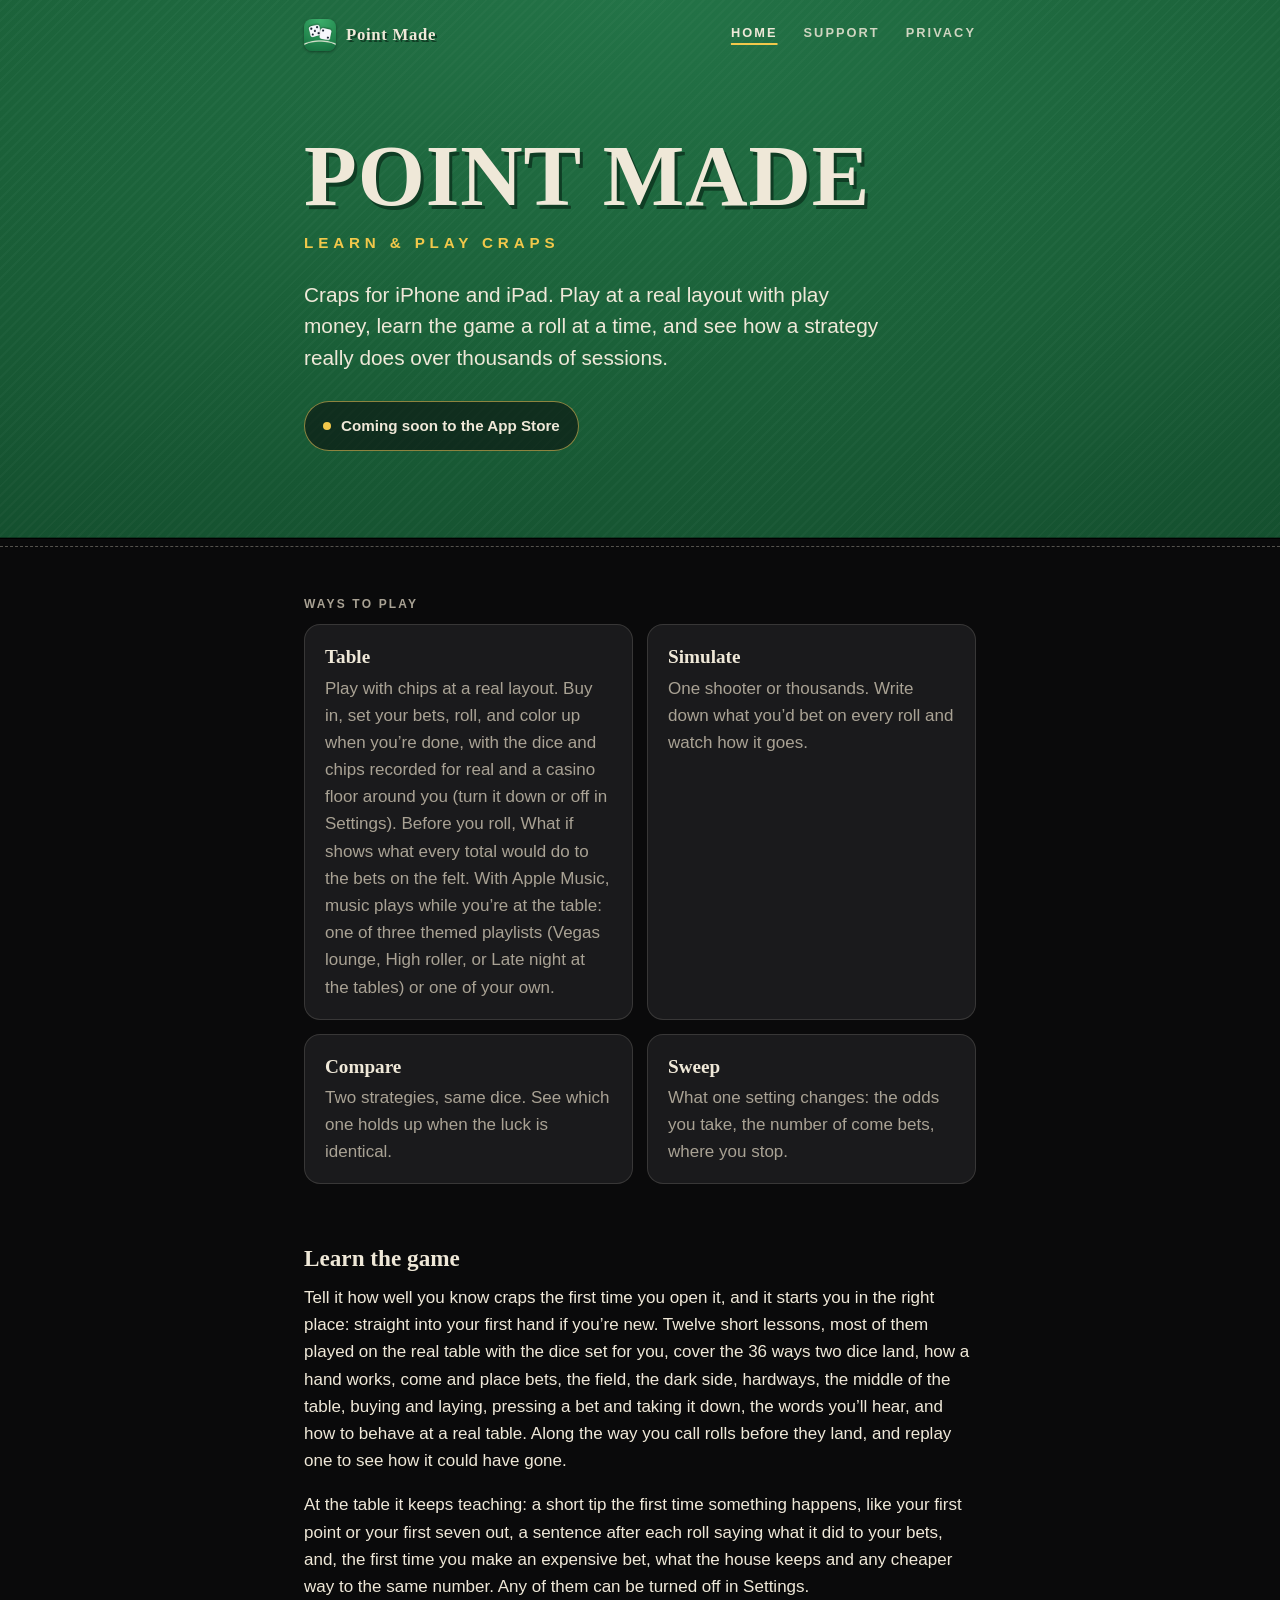
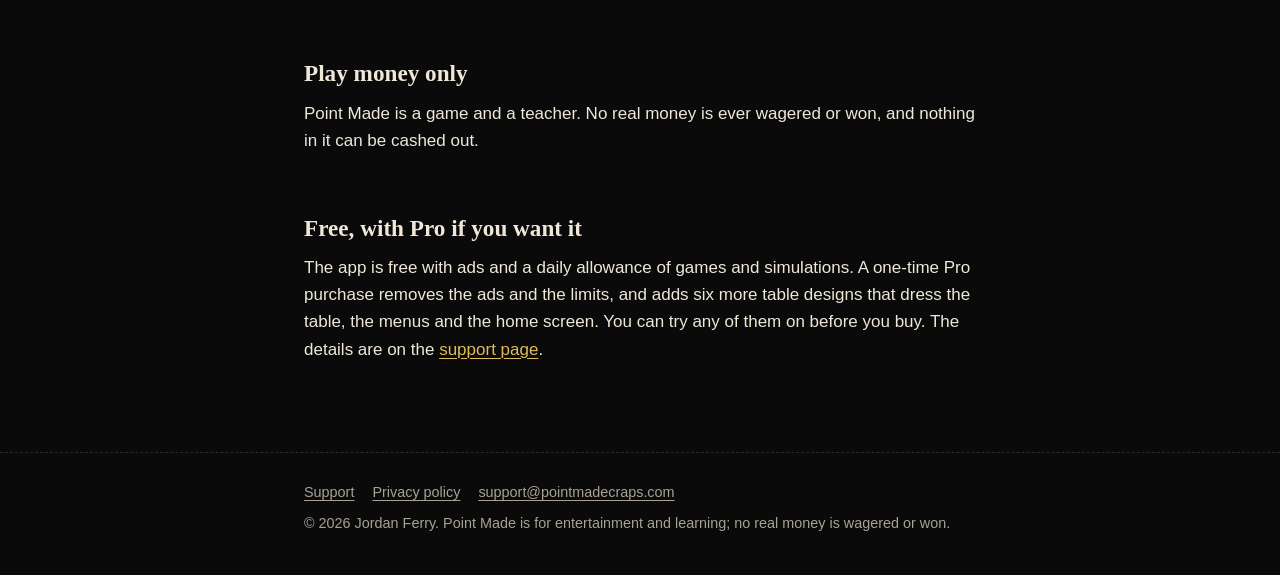
<file: index.html>
<!doctype html>
<html lang="en">
<head>
  <meta charset="utf-8">
  <meta name="viewport" content="width=device-width, initial-scale=1, viewport-fit=cover">
  <title>Point Made: Learn &amp; Play Craps</title>
  <meta name="description" content="Point Made is craps for iPhone and iPad: play at a real layout with play money, learn the game a roll at a time, and test strategies over thousands of sessions.">
  <meta name="theme-color" content="#1b6139">
  <link rel="icon" href="/images/icon-32.png" sizes="32x32" type="image/png">
  <link rel="apple-touch-icon" href="/images/icon-180.png">
  <link rel="stylesheet" href="/styles.css">
  <meta property="og:title" content="Point Made: Learn &amp; Play Craps">
  <meta property="og:description" content="Craps for iPhone and iPad: play, learn, and test strategies. No real money.">
  <meta property="og:image" content="https://pointmadecraps.com/images/icon-512.png">
  <meta property="og:url" content="https://pointmadecraps.com/">
</head>
<body>
  <a class="skip" href="#main">Skip to content</a>

  <header class="felt">
    <div class="bar">
      <a class="mark" href="/"><img src="/images/icon-180.png" alt="" width="32" height="32"><span>Point Made</span></a>
      <nav aria-label="Site">
        <ul>
          <li><a href="/" aria-current="page">Home</a></li>
          <li><a href="/support/">Support</a></li>
          <li><a href="/privacy/">Privacy</a></li>
        </ul>
      </nav>
    </div>
    <div class="hero">
      <h1 class="wordmark">POINT MADE</h1>
      <p class="tagline">Learn &amp; Play Craps</p>
      <p class="lead">Craps for iPhone and iPad. Play at a real layout with play money, learn the game a roll at a time, and see how a strategy really does over thousands of sessions.</p>
      <p class="plate"><span class="dot" aria-hidden="true"></span>Coming soon to the App Store</p>
    </div>
  </header>

  <main id="main">
    <div class="column">
      <p class="eyebrow">Ways to play</p>
      <ul class="modes">
        <li>
          <h3>Table</h3>
          <p>Play with chips at a real layout. Buy in, set your bets, roll, and color up when you’re done, with the dice and chips recorded for real and a casino floor around you (turn it down or off in Settings). Before you roll, What if shows what every total would do to the bets on the felt. With Apple Music, music plays while you’re at the table: one of three themed playlists (Vegas lounge, High roller, or Late night at the tables) or one of your own.</p>
        </li>
        <li>
          <h3>Simulate</h3>
          <p>One shooter or thousands. Write down what you’d bet on every roll and watch how it goes.</p>
        </li>
        <li>
          <h3>Compare</h3>
          <p>Two strategies, same dice. See which one holds up when the luck is identical.</p>
        </li>
        <li>
          <h3>Sweep</h3>
          <p>What one setting changes: the odds you take, the number of come bets, where you stop.</p>
        </li>
      </ul>

      <h2>Learn the game</h2>
      <p>Tell it how well you know craps the first time you open it, and it starts you in the right place: straight into your first hand if you’re new. Twelve short lessons, most of them played on the real table with the dice set for you, cover the 36 ways two dice land, how a hand works, come and place bets, the field, the dark side, hardways, the middle of the table, buying and laying, pressing a bet and taking it down, the words you’ll hear, and how to behave at a real table. Along the way you call rolls before they land, and replay one to see how it could have gone.</p>
      <p>At the table it keeps teaching: a short tip the first time something happens, like your first point or your first seven out, a sentence after each roll saying what it did to your bets, and, the first time you make an expensive bet, what the house keeps and any cheaper way to the same number. Any of them can be turned off in Settings.</p>

      <h2>Play money only</h2>
      <p>Point Made is a game and a teacher. No real money is ever wagered or won, and nothing in it can be cashed out.</p>

      <h2>Free, with Pro if you want it</h2>
      <p>The app is free with ads and a daily allowance of games and simulations. A one-time Pro purchase removes the ads and the limits, and adds six more table designs that dress the table, the menus and the home screen. You can try any of them on before you buy. The details are on the <a href="/support/">support page</a>.</p>
    </div>
  </main>

  <footer>
    <div class="column">
      <p class="links"><a href="/support/">Support</a><a href="/privacy/">Privacy policy</a><a href="mailto:support@pointmadecraps.com">support@pointmadecraps.com</a></p>
      <p>© 2026 Jordan Ferry. Point Made is for entertainment and learning; no real money is wagered or won.</p>
    </div>
  </footer>
</body>
</html>
</file>
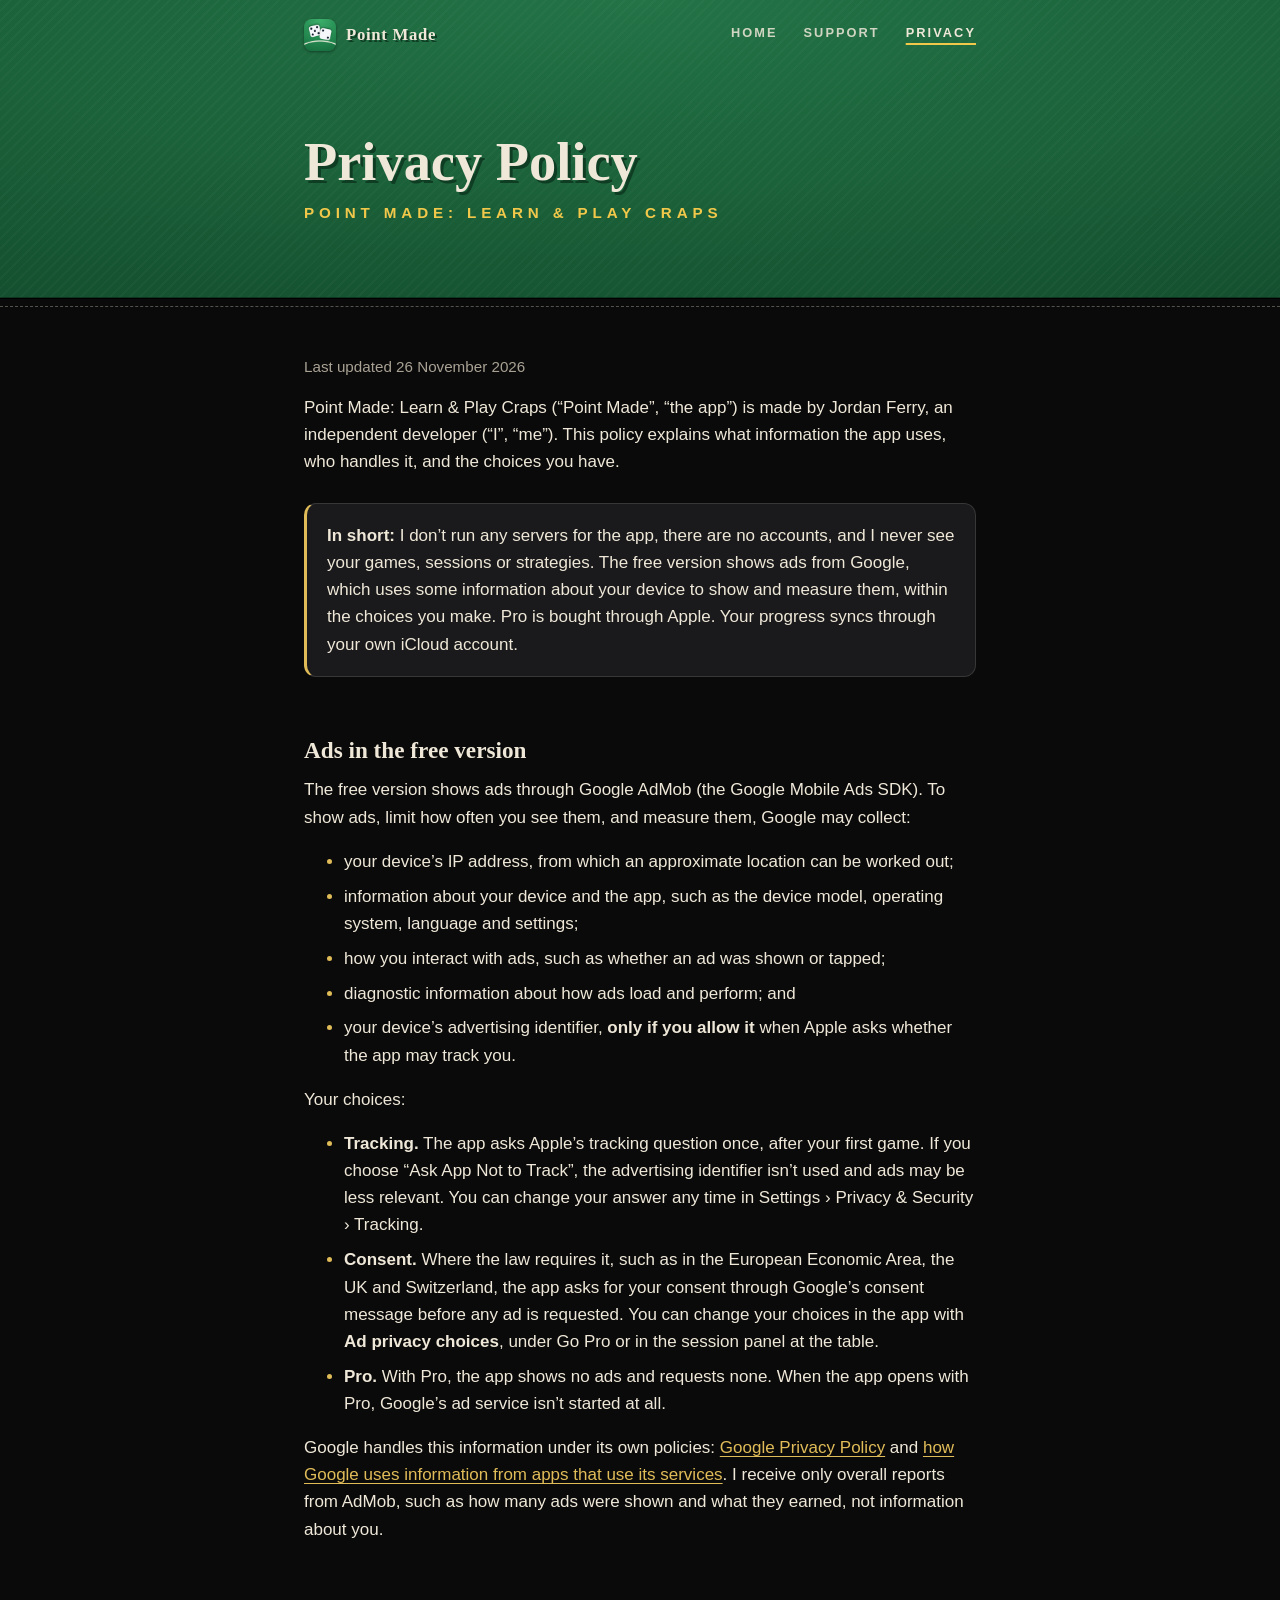
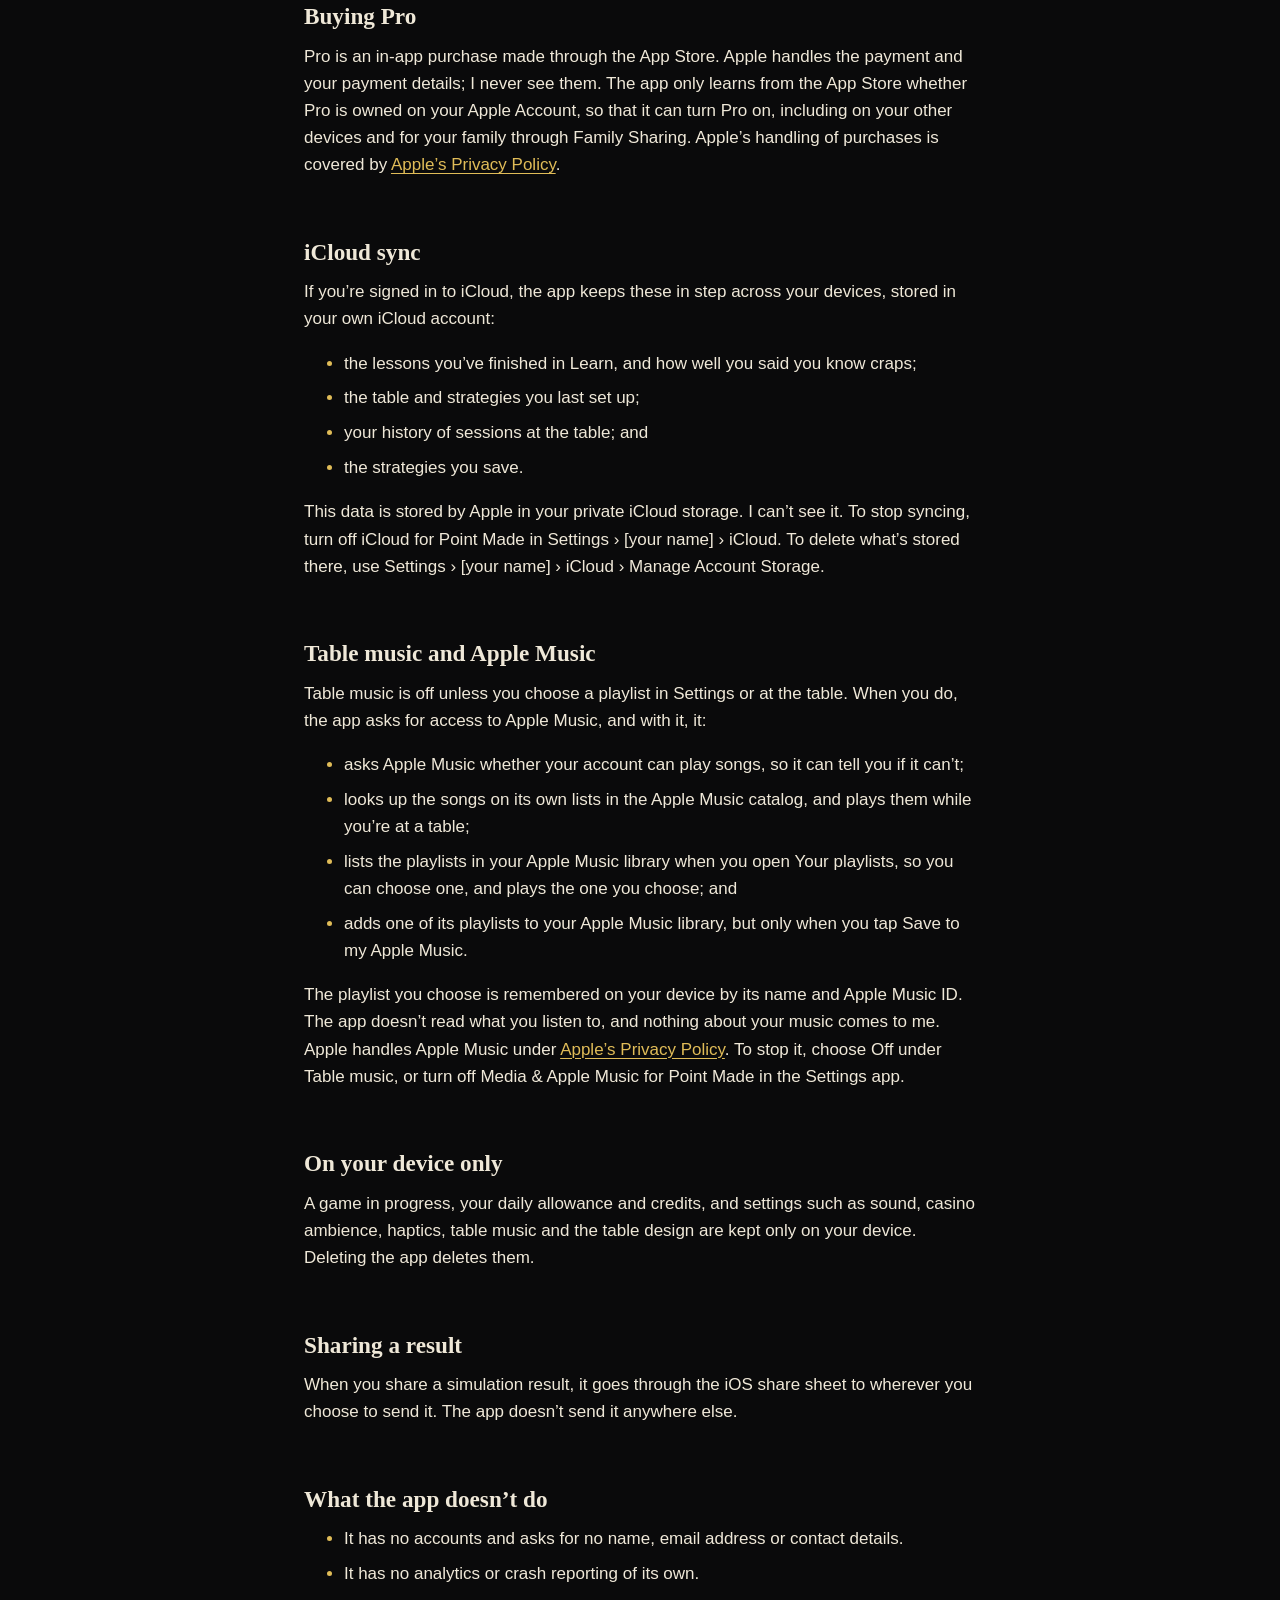
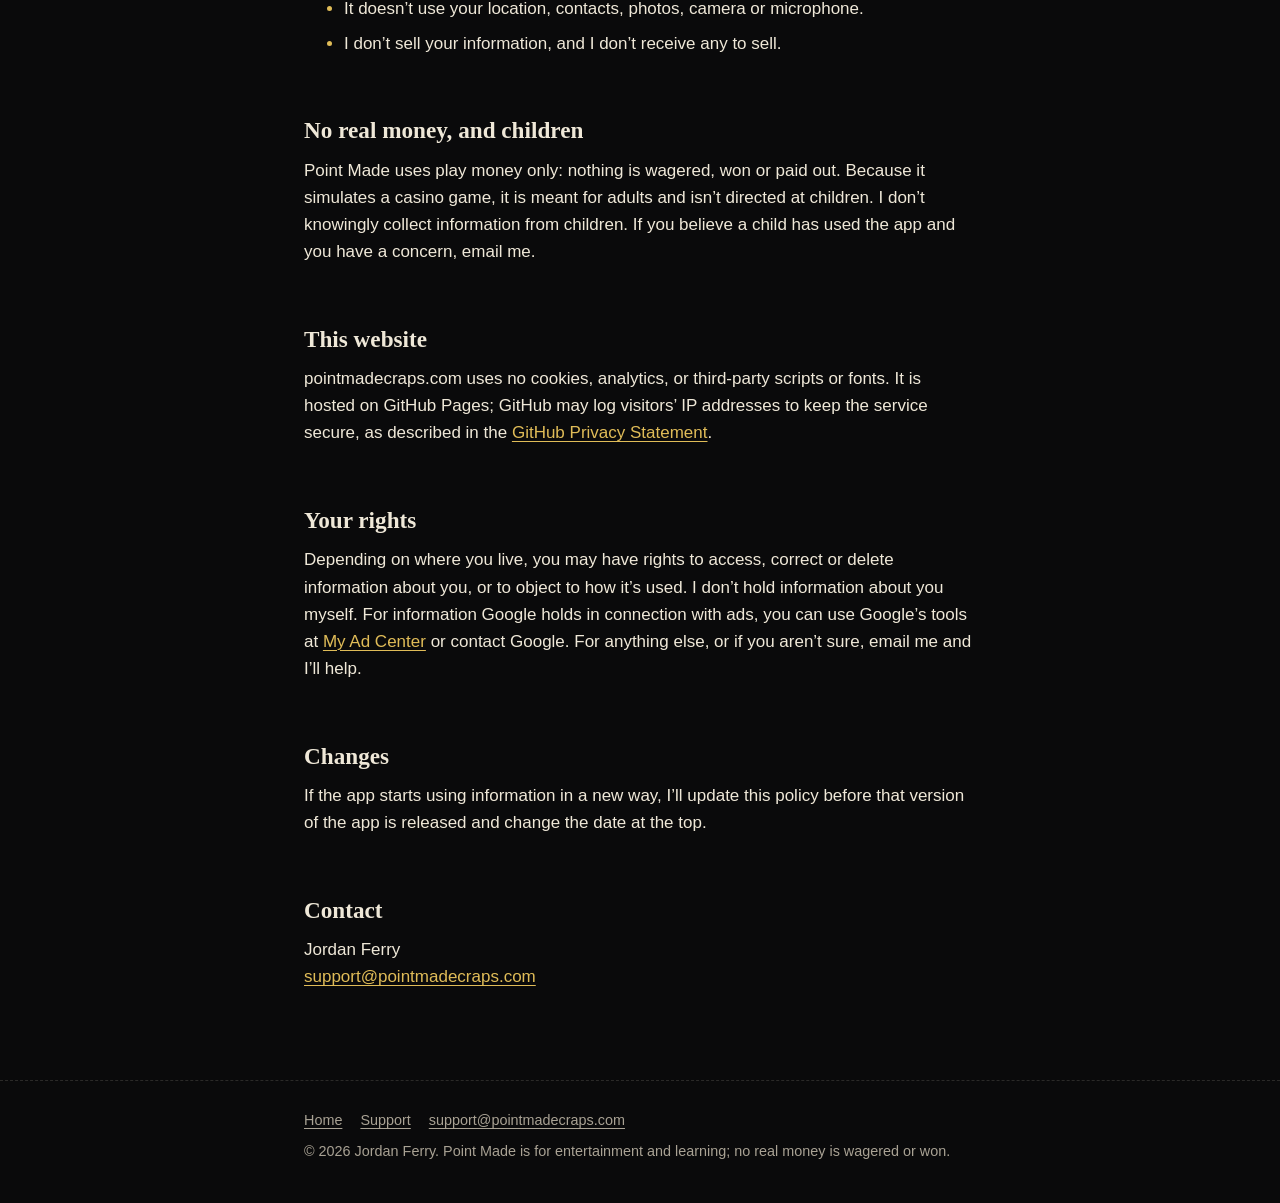
<file: privacy/index.html>
<!doctype html>
<html lang="en">
<head>
  <meta charset="utf-8">
  <meta name="viewport" content="width=device-width, initial-scale=1, viewport-fit=cover">
  <title>Privacy Policy · Point Made</title>
  <meta name="description" content="How Point Made: Learn &amp; Play Craps handles your information: ads from Google in the free version, the Pro purchase through the App Store, and sync through your own iCloud.">
  <meta name="theme-color" content="#1b6139">
  <link rel="icon" href="/images/icon-32.png" sizes="32x32" type="image/png">
  <link rel="apple-touch-icon" href="/images/icon-180.png">
  <link rel="stylesheet" href="/styles.css">
</head>
<body>
  <a class="skip" href="#main">Skip to content</a>

  <header class="felt">
    <div class="bar">
      <a class="mark" href="/"><img src="/images/icon-180.png" alt="" width="32" height="32"><span>Point Made</span></a>
      <nav aria-label="Site">
        <ul>
          <li><a href="/">Home</a></li>
          <li><a href="/support/">Support</a></li>
          <li><a href="/privacy/" aria-current="page">Privacy</a></li>
        </ul>
      </nav>
    </div>
    <div class="hero">
      <h1 class="page-title">Privacy Policy</h1>
      <p class="tagline">Point Made: Learn &amp; Play Craps</p>
    </div>
  </header>

  <main id="main">
    <div class="column">
      <p class="updated">Last updated 26 November 2026</p>

      <p>Point Made: Learn &amp; Play Craps (“Point Made”, “the app”) is made by Jordan Ferry, an independent developer (“I”, “me”). This policy explains what information the app uses, who handles it, and the choices you have.</p>

      <div class="note">
        <p><strong>In short:</strong> I don’t run any servers for the app, there are no accounts, and I never see your games, sessions or strategies. The free version shows ads from Google, which uses some information about your device to show and measure them, within the choices you make. Pro is bought through Apple. Your progress syncs through your own iCloud account.</p>
      </div>

      <h2>Ads in the free version</h2>
      <p>The free version shows ads through Google AdMob (the Google Mobile Ads SDK). To show ads, limit how often you see them, and measure them, Google may collect:</p>
      <ul>
        <li>your device’s IP address, from which an approximate location can be worked out;</li>
        <li>information about your device and the app, such as the device model, operating system, language and settings;</li>
        <li>how you interact with ads, such as whether an ad was shown or tapped;</li>
        <li>diagnostic information about how ads load and perform; and</li>
        <li>your device’s advertising identifier, <strong>only if you allow it</strong> when Apple asks whether the app may track you.</li>
      </ul>
      <p>Your choices:</p>
      <ul>
        <li><strong>Tracking.</strong> The app asks Apple’s tracking question once, after your first game. If you choose “Ask App Not to Track”, the advertising identifier isn’t used and ads may be less relevant. You can change your answer any time in Settings › Privacy &amp; Security › Tracking.</li>
        <li><strong>Consent.</strong> Where the law requires it, such as in the European Economic Area, the UK and Switzerland, the app asks for your consent through Google’s consent message before any ad is requested. You can change your choices in the app with <strong>Ad privacy choices</strong>, under Go Pro or in the session panel at the table.</li>
        <li><strong>Pro.</strong> With Pro, the app shows no ads and requests none. When the app opens with Pro, Google’s ad service isn’t started at all.</li>
      </ul>
      <p>Google handles this information under its own policies: <a href="https://policies.google.com/privacy">Google Privacy Policy</a> and <a href="https://policies.google.com/technologies/partner-sites">how Google uses information from apps that use its services</a>. I receive only overall reports from AdMob, such as how many ads were shown and what they earned, not information about you.</p>

      <h2>Buying Pro</h2>
      <p>Pro is an in-app purchase made through the App Store. Apple handles the payment and your payment details; I never see them. The app only learns from the App Store whether Pro is owned on your Apple Account, so that it can turn Pro on, including on your other devices and for your family through Family Sharing. Apple’s handling of purchases is covered by <a href="https://www.apple.com/legal/privacy/">Apple’s Privacy Policy</a>.</p>

      <h2>iCloud sync</h2>
      <p>If you’re signed in to iCloud, the app keeps these in step across your devices, stored in your own iCloud account:</p>
      <ul>
        <li>the lessons you’ve finished in Learn, and how well you said you know craps;</li>
        <li>the table and strategies you last set up;</li>
        <li>your history of sessions at the table; and</li>
        <li>the strategies you save.</li>
      </ul>
      <p>This data is stored by Apple in your private iCloud storage. I can’t see it. To stop syncing, turn off iCloud for Point Made in Settings › [your name] › iCloud. To delete what’s stored there, use Settings › [your name] › iCloud › Manage Account Storage.</p>

      <h2>Table music and Apple Music</h2>
      <p>Table music is off unless you choose a playlist in Settings or at the table. When you do, the app asks for access to Apple Music, and with it, it:</p>
      <ul>
        <li>asks Apple Music whether your account can play songs, so it can tell you if it can’t;</li>
        <li>looks up the songs on its own lists in the Apple Music catalog, and plays them while you’re at a table;</li>
        <li>lists the playlists in your Apple Music library when you open Your playlists, so you can choose one, and plays the one you choose; and</li>
        <li>adds one of its playlists to your Apple Music library, but only when you tap Save to my Apple Music.</li>
      </ul>
      <p>The playlist you choose is remembered on your device by its name and Apple Music ID. The app doesn’t read what you listen to, and nothing about your music comes to me. Apple handles Apple Music under <a href="https://www.apple.com/legal/privacy/">Apple’s Privacy Policy</a>. To stop it, choose Off under Table music, or turn off Media &amp; Apple Music for Point Made in the Settings app.</p>

      <h2>On your device only</h2>
      <p>A game in progress, your daily allowance and credits, and settings such as sound, casino ambience, haptics, table music and the table design are kept only on your device. Deleting the app deletes them.</p>

      <h2>Sharing a result</h2>
      <p>When you share a simulation result, it goes through the iOS share sheet to wherever you choose to send it. The app doesn’t send it anywhere else.</p>

      <h2>What the app doesn’t do</h2>
      <ul>
        <li>It has no accounts and asks for no name, email address or contact details.</li>
        <li>It has no analytics or crash reporting of its own.</li>
        <li>It doesn’t use your location, contacts, photos, camera or microphone.</li>
        <li>I don’t sell your information, and I don’t receive any to sell.</li>
      </ul>

      <h2>No real money, and children</h2>
      <p>Point Made uses play money only: nothing is wagered, won or paid out. Because it simulates a casino game, it is meant for adults and isn’t directed at children. I don’t knowingly collect information from children. If you believe a child has used the app and you have a concern, email me.</p>

      <h2>This website</h2>
      <p>pointmadecraps.com uses no cookies, analytics, or third-party scripts or fonts. It is hosted on GitHub Pages; GitHub may log visitors’ IP addresses to keep the service secure, as described in the <a href="https://docs.github.com/site-policy/privacy-policies/github-general-privacy-statement">GitHub Privacy Statement</a>.</p>

      <h2>Your rights</h2>
      <p>Depending on where you live, you may have rights to access, correct or delete information about you, or to object to how it’s used. I don’t hold information about you myself. For information Google holds in connection with ads, you can use Google’s tools at <a href="https://myadcenter.google.com/">My Ad Center</a> or contact Google. For anything else, or if you aren’t sure, email me and I’ll help.</p>

      <h2>Changes</h2>
      <p>If the app starts using information in a new way, I’ll update this policy before that version of the app is released and change the date at the top.</p>

      <h2>Contact</h2>
      <p>Jordan Ferry<br><a href="mailto:support@pointmadecraps.com">support@pointmadecraps.com</a></p>
    </div>
  </main>

  <footer>
    <div class="column">
      <p class="links"><a href="/">Home</a><a href="/support/">Support</a><a href="mailto:support@pointmadecraps.com">support@pointmadecraps.com</a></p>
      <p>© 2026 Jordan Ferry. Point Made is for entertainment and learning; no real money is wagered or won.</p>
    </div>
  </footer>
</body>
</html>
</file>
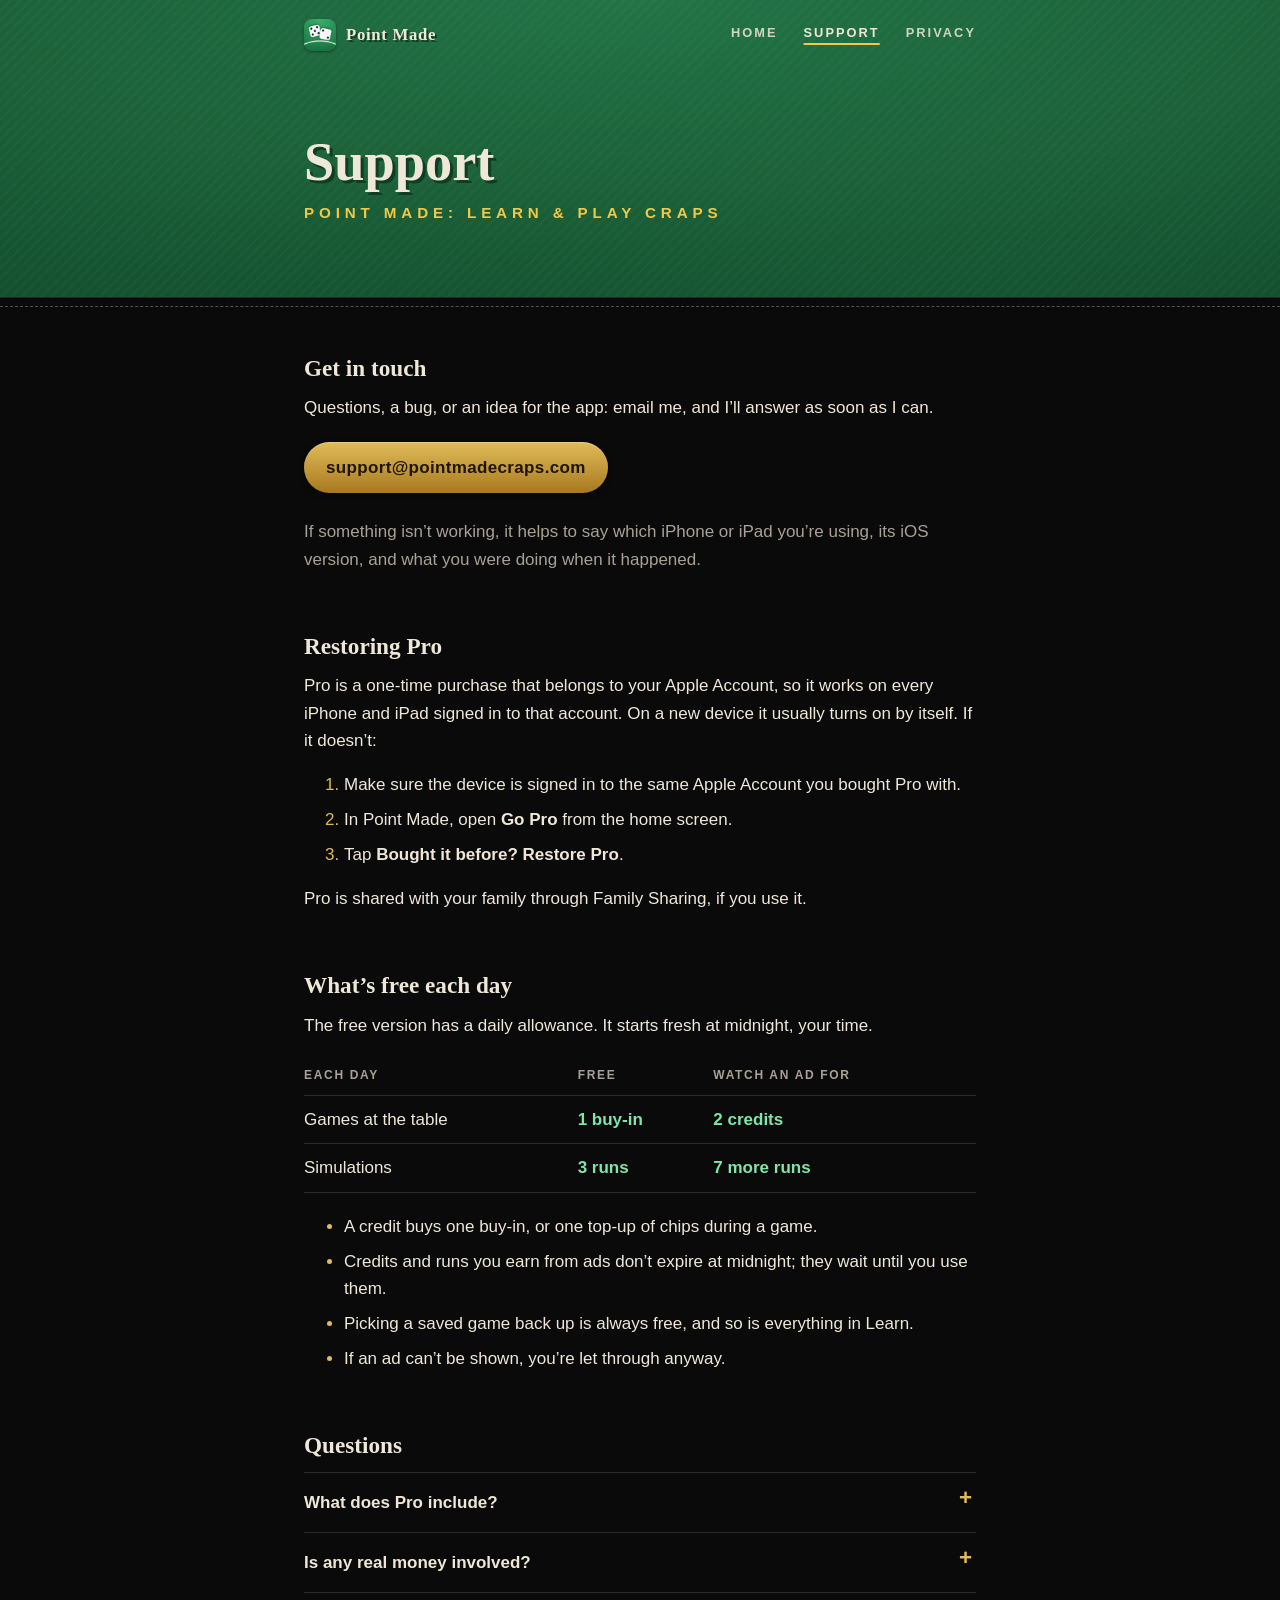
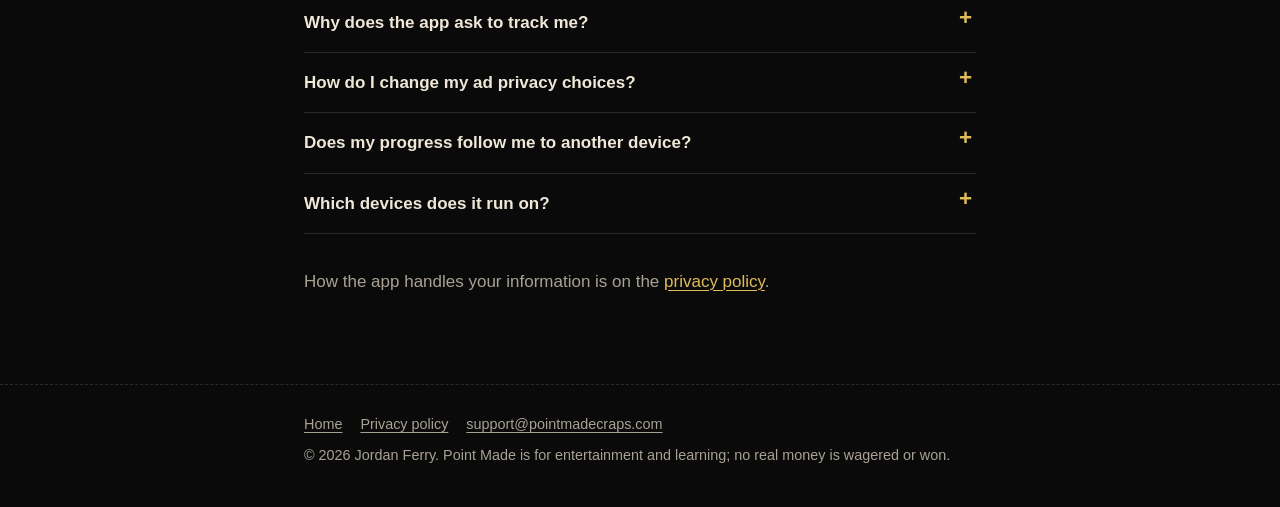
<file: support/index.html>
<!doctype html>
<html lang="en">
<head>
  <meta charset="utf-8">
  <meta name="viewport" content="width=device-width, initial-scale=1, viewport-fit=cover">
  <title>Support · Point Made</title>
  <meta name="description" content="Help with Point Made: Learn &amp; Play Craps. Contact support, restore Pro, and how the free daily allowance works.">
  <meta name="theme-color" content="#1b6139">
  <link rel="icon" href="/images/icon-32.png" sizes="32x32" type="image/png">
  <link rel="apple-touch-icon" href="/images/icon-180.png">
  <link rel="stylesheet" href="/styles.css">
</head>
<body>
  <a class="skip" href="#main">Skip to content</a>

  <header class="felt">
    <div class="bar">
      <a class="mark" href="/"><img src="/images/icon-180.png" alt="" width="32" height="32"><span>Point Made</span></a>
      <nav aria-label="Site">
        <ul>
          <li><a href="/">Home</a></li>
          <li><a href="/support/" aria-current="page">Support</a></li>
          <li><a href="/privacy/">Privacy</a></li>
        </ul>
      </nav>
    </div>
    <div class="hero">
      <h1 class="page-title">Support</h1>
      <p class="tagline">Point Made: Learn &amp; Play Craps</p>
    </div>
  </header>

  <main id="main">
    <div class="column">
      <h2>Get in touch</h2>
      <p>Questions, a bug, or an idea for the app: email me, and I’ll answer as soon as I can.</p>
      <p><a class="contact" href="mailto:support@pointmadecraps.com">support@pointmadecraps.com</a></p>
      <p class="quiet">If something isn’t working, it helps to say which iPhone or iPad you’re using, its iOS version, and what you were doing when it happened.</p>

      <h2>Restoring Pro</h2>
      <p>Pro is a one-time purchase that belongs to your Apple Account, so it works on every iPhone and iPad signed in to that account. On a new device it usually turns on by itself. If it doesn’t:</p>
      <ol>
        <li>Make sure the device is signed in to the same Apple Account you bought Pro with.</li>
        <li>In Point Made, open <strong>Go Pro</strong> from the home screen.</li>
        <li>Tap <strong>Bought it before? Restore Pro</strong>.</li>
      </ol>
      <p>Pro is shared with your family through Family Sharing, if you use it.</p>

      <h2>What’s free each day</h2>
      <p>The free version has a daily allowance. It starts fresh at midnight, your time.</p>
      <table class="allowance">
        <thead>
          <tr><th scope="col">Each day</th><th scope="col">Free</th><th scope="col">Watch an ad for</th></tr>
        </thead>
        <tbody>
          <tr><td>Games at the table</td><td>1 buy-in</td><td>2 credits</td></tr>
          <tr><td>Simulations</td><td>3 runs</td><td>7 more runs</td></tr>
        </tbody>
      </table>
      <ul>
        <li>A credit buys one buy-in, or one top-up of chips during a game.</li>
        <li>Credits and runs you earn from ads don’t expire at midnight; they wait until you use them.</li>
        <li>Picking a saved game back up is always free, and so is everything in Learn.</li>
        <li>If an ad can’t be shown, you’re let through anyway.</li>
      </ul>

      <h2>Questions</h2>
      <div class="faq">
        <details>
          <summary>What does Pro include?</summary>
          <div>
            <p>No ads anywhere in the app, and no daily limits: buy in, add chips and run simulations as often as you like. It also adds six more table designs, each pairing a rail and menu color with a cloth; choose one in Settings or from the session panel at the table, and try any of them on before you buy. It’s a single purchase, not a subscription.</p>
          </div>
        </details>
        <details>
          <summary>Is any real money involved?</summary>
          <div>
            <p>No. Every chip in Point Made is play money. Nothing is wagered, won, or paid out, and nothing in the app can be exchanged for money or prizes.</p>
          </div>
        </details>
        <details>
          <summary>Why does the app ask to track me?</summary>
          <div>
            <p>The free version shows ads from Google. Apple asks whether those ads may use your device’s advertising identifier to be more relevant to you. The app asks once, after your first game, and works exactly the same whichever you choose. You can change it later in Settings › Privacy &amp; Security › Tracking.</p>
          </div>
        </details>
        <details>
          <summary>How do I change my ad privacy choices?</summary>
          <div>
            <p>Where the law asks for it, such as in the European Economic Area and the UK, the app asks for your consent before showing ads. To change your answer, open <strong>Go Pro</strong> or the session panel at the table and tap <strong>Ad privacy choices</strong>.</p>
          </div>
        </details>
        <details>
          <summary>Does my progress follow me to another device?</summary>
          <div>
            <p>Yes, through your own iCloud account: the lessons you’ve finished and how well you said you know craps, your session history, your saved strategies, and the table and strategies you last set up. A game in progress and your daily allowance stay on the device you’re playing on.</p>
          </div>
        </details>
        <details>
          <summary>Which devices does it run on?</summary>
          <div>
            <p>iPhone and iPad, on iOS and iPadOS 26.5 or later.</p>
          </div>
        </details>
      </div>

      <p class="quiet after-faq">How the app handles your information is on the <a href="/privacy/">privacy policy</a>.</p>
    </div>
  </main>

  <footer>
    <div class="column">
      <p class="links"><a href="/">Home</a><a href="/privacy/">Privacy policy</a><a href="mailto:support@pointmadecraps.com">support@pointmadecraps.com</a></p>
      <p>© 2026 Jordan Ferry. Point Made is for entertainment and learning; no real money is wagered or won.</p>
    </div>
  </footer>
</body>
</html>
</file>
<file: styles.css>
/*
  Point Made — dressed like the app: the felt's green for the header, the
  rail's black below it, bone-white text, brass for what you can press.
  One deliberate dark look, as in the app. No web fonts: Rockwell is the
  slab face the app screens its layout in, built into Apple devices and most
  Windows machines; elsewhere a sturdy serif stands in. Nothing here loads
  from anywhere but this site.
*/

:root {
  color-scheme: dark;

  --ground: #0a0a0b;
  --panel: #1a1a1c;
  --well: #0f0f10;
  --text: #efe8d8;
  --quiet: #a9a294;
  --hairline: rgba(239, 232, 216, 0.14);
  --seam: rgba(239, 232, 216, 0.32);

  --felt-centre: #237347;
  --felt-middle: #1b6139;
  --felt-edge: #11482a;
  --felt-shadow: #0f3d24;
  --tagline: #f2c84b;

  --brass-top: #e0bc58;
  --brass-bottom: #a8791f;
  --on-brass: #1e1505;

  --win: #7ee6a8;

  --slab: Rockwell, "Rockwell Nova", "Roboto Slab", "Zilla Slab", "Clarendon", Georgia, serif;
  --body: -apple-system, BlinkMacSystemFont, "SF Pro Text", "Segoe UI", Roboto, "Helvetica Neue", Arial, sans-serif;

  --measure: 42rem;
  --gutter: clamp(16px, 5vw, 40px);
}

*, *::before, *::after { box-sizing: border-box; }

html { -webkit-text-size-adjust: 100%; }

body {
  margin: 0;
  background: var(--ground);
  color: var(--text);
  font: 400 1.0625rem/1.6 var(--body);
  -webkit-font-smoothing: antialiased;
}

img { max-width: 100%; height: auto; display: block; }

a { color: var(--brass-top); text-underline-offset: 0.18em; text-decoration-thickness: 1px; }
a:hover { color: #f0d27a; }

:focus-visible {
  outline: 2px solid var(--brass-top);
  outline-offset: 3px;
  border-radius: 4px;
}

.skip {
  position: absolute;
  left: -999px;
  top: 8px;
  padding: 8px 14px;
  background: var(--brass-top);
  color: var(--on-brass);
  border-radius: 8px;
  font-weight: 700;
  z-index: 10;
}
.skip:focus { left: 8px; }

/* ---------- The felt: header ---------- */

.felt {
  position: relative;
  background:
    repeating-linear-gradient(135deg, rgba(255, 255, 255, 0.025) 0 2px, transparent 2px 7px),
    radial-gradient(120% 140% at 50% 0%, var(--felt-centre) 0%, var(--felt-middle) 45%, var(--felt-edge) 100%);
  padding-inline: var(--gutter);
  /* The rail's stitched seam where the felt ends. */
  border-bottom: 1px solid #000;
  box-shadow: inset 0 -1px 0 rgba(0, 0, 0, 0.35);
}
.felt::after {
  content: "";
  position: absolute;
  left: 0;
  right: 0;
  bottom: -9px;
  height: 0;
  border-top: 1.5px dashed var(--seam);
}

.bar {
  max-width: var(--measure);
  margin-inline: auto;
  display: flex;
  align-items: center;
  justify-content: space-between;
  gap: 16px;
  padding-block: 18px;
}

.mark {
  display: inline-flex;
  align-items: center;
  gap: 10px;
  color: var(--text);
  text-decoration: none;
  font: 700 1.05rem/1 var(--slab);
  letter-spacing: 0.04em;
  text-shadow: 2px 2px 0 var(--felt-shadow);
}
.mark img { width: 32px; height: 32px; border-radius: 8px; box-shadow: 0 1px 3px rgba(0, 0, 0, 0.4); }
.mark:hover { color: var(--text); }

nav ul {
  display: flex;
  gap: clamp(14px, 4vw, 26px);
  margin: 0;
  padding: 0;
  list-style: none;
}
nav a {
  color: var(--text);
  text-decoration: none;
  font-size: 0.8rem;
  font-weight: 700;
  letter-spacing: 0.16em;
  text-transform: uppercase;
  opacity: 0.85;
}
nav a:hover { color: var(--text); opacity: 1; }
nav a[aria-current="page"] { opacity: 1; text-decoration: underline; text-decoration-color: var(--tagline); text-underline-offset: 0.5em; text-decoration-thickness: 2px; }

.hero {
  max-width: var(--measure);
  margin-inline: auto;
  padding-block: clamp(28px, 7vw, 64px) clamp(36px, 8vw, 72px);
}

.wordmark {
  margin: 0;
  font: 700 clamp(2.9rem, 13vw, 5.4rem)/0.95 var(--slab);
  letter-spacing: 0.01em;
  color: var(--text);
  text-shadow: 3px 4px 0 var(--felt-shadow);
  text-wrap: balance;
}

.tagline {
  margin: 14px 0 0;
  color: var(--tagline);
  font-weight: 800;
  font-size: clamp(0.78rem, 2.6vw, 0.95rem);
  letter-spacing: 0.32em;
  text-transform: uppercase;
}

.lead {
  max-width: 36rem;
  margin: 24px 0 0;
  font-size: clamp(1.1rem, 3.2vw, 1.3rem);
  line-height: 1.5;
  color: var(--text);
}

.page-title {
  margin: 0;
  font: 700 clamp(2.2rem, 9vw, 3.4rem)/1 var(--slab);
  text-shadow: 3px 3px 0 var(--felt-shadow);
  text-wrap: balance;
}
.page-title + .tagline { margin-top: 12px; }

/* The App Store's place: a brass-edged plate until there's a badge. */
.plate {
  display: inline-flex;
  align-items: center;
  gap: 10px;
  margin-top: 28px;
  padding: 12px 18px;
  border-radius: 999px;
  background: rgba(10, 10, 11, 0.55);
  border: 1px solid rgba(224, 188, 88, 0.6);
  font-weight: 600;
  font-size: 0.95rem;
}
.plate .dot {
  width: 8px;
  height: 8px;
  border-radius: 50%;
  background: var(--tagline);
}

/* ---------- The rail: the page below ---------- */

main {
  padding-inline: var(--gutter);
  padding-block: clamp(36px, 7vw, 56px) 24px;
}

.column {
  max-width: var(--measure);
  margin-inline: auto;
}

h2 {
  margin: 2.6em 0 0.5em;
  font: 700 1.45rem/1.2 var(--slab);
  color: var(--text);
  text-wrap: balance;
}
.column > h2:first-child { margin-top: 0; }

h3 {
  margin: 1.8em 0 0.35em;
  font-size: 1.05rem;
  font-weight: 700;
  color: var(--text);
}

p, ul, ol { margin: 0 0 1em; }
li { margin-bottom: 0.45em; }
li::marker { color: var(--brass-top); }

.quiet { color: var(--quiet); }

.eyebrow {
  margin: 0 0 10px;
  color: var(--quiet);
  font-size: 0.75rem;
  font-weight: 700;
  letter-spacing: 0.18em;
  text-transform: uppercase;
}

/* Ways to play: four panels, two across where there's room. */
.modes {
  display: grid;
  grid-template-columns: repeat(auto-fit, minmax(min(100%, 17rem), 1fr));
  gap: 14px;
  margin: 0 0 8px;
  padding: 0;
  list-style: none;
}
.modes li {
  margin: 0;
  padding: 20px 20px 18px;
  background: var(--panel);
  border: 1px solid var(--hairline);
  border-radius: 16px;
}
.modes h3 {
  margin: 0 0 6px;
  font: 700 1.2rem/1.2 var(--slab);
}
.modes p { margin: 0; color: var(--quiet); }

/* A boxed note: the one thing on a page that stands apart. */
.note {
  margin: 1.6em 0;
  padding: 18px 20px;
  background: var(--panel);
  border: 1px solid var(--hairline);
  border-left: 3px solid var(--brass-top);
  border-radius: 12px;
}
.note p:last-child { margin-bottom: 0; }

.contact {
  display: inline-block;
  margin: 4px 0 8px;
  padding: 12px 22px;
  border-radius: 999px;
  background: linear-gradient(var(--brass-top), var(--brass-bottom));
  color: var(--on-brass);
  font-weight: 800;
  letter-spacing: 0.02em;
  text-decoration: none;
  box-shadow: 0 1px 0 rgba(255, 255, 255, 0.25) inset, 0 2px 6px rgba(0, 0, 0, 0.4);
}
.contact:hover { color: var(--on-brass); filter: brightness(1.06); }

/* Questions and answers. */
.faq {
  margin: 0;
  padding: 0;
  border-top: 1px solid var(--hairline);
}
.faq details {
  border-bottom: 1px solid var(--hairline);
}
.faq summary {
  cursor: pointer;
  list-style: none;
  padding: 16px 32px 16px 0;
  position: relative;
  font-weight: 700;
}
.faq summary::-webkit-details-marker { display: none; }
.faq summary::after {
  content: "+";
  position: absolute;
  right: 4px;
  top: 12px;
  color: var(--brass-top);
  font: 700 1.4rem/1.2 var(--body);
}
.faq details[open] summary::after { content: "–"; }
.faq details > div { padding: 0 0 12px; }
.after-faq { margin-top: 2em; }

/* Numbers that line up, like the app's allowance lines. */
.allowance {
  width: 100%;
  border-collapse: collapse;
  margin: 0.4em 0 1.2em;
  font-variant-numeric: tabular-nums;
}
.allowance th, .allowance td {
  text-align: left;
  padding: 10px 12px 10px 0;
  border-bottom: 1px solid var(--hairline);
  vertical-align: top;
}
.allowance th { color: var(--quiet); font-size: 0.75rem; letter-spacing: 0.14em; text-transform: uppercase; font-weight: 700; }
.allowance td:not(:first-child) { color: var(--win); font-weight: 700; white-space: nowrap; }

.updated { color: var(--quiet); font-size: 0.95rem; }

/* ---------- Footer ---------- */

footer {
  padding-inline: var(--gutter);
  padding-block: 28px 40px;
  margin-top: 48px;
  border-top: 1.5px dashed var(--hairline);
  color: var(--quiet);
  font-size: 0.9rem;
}
footer .column { display: grid; gap: 8px; }
footer p { margin: 0; }
footer a { color: var(--quiet); }
footer a:hover { color: var(--text); }
footer .links { display: flex; flex-wrap: wrap; gap: 6px 18px; }

@media (max-width: 480px) {
  .bar { flex-wrap: wrap; }
  .mark span { display: none; }
}
</file>
